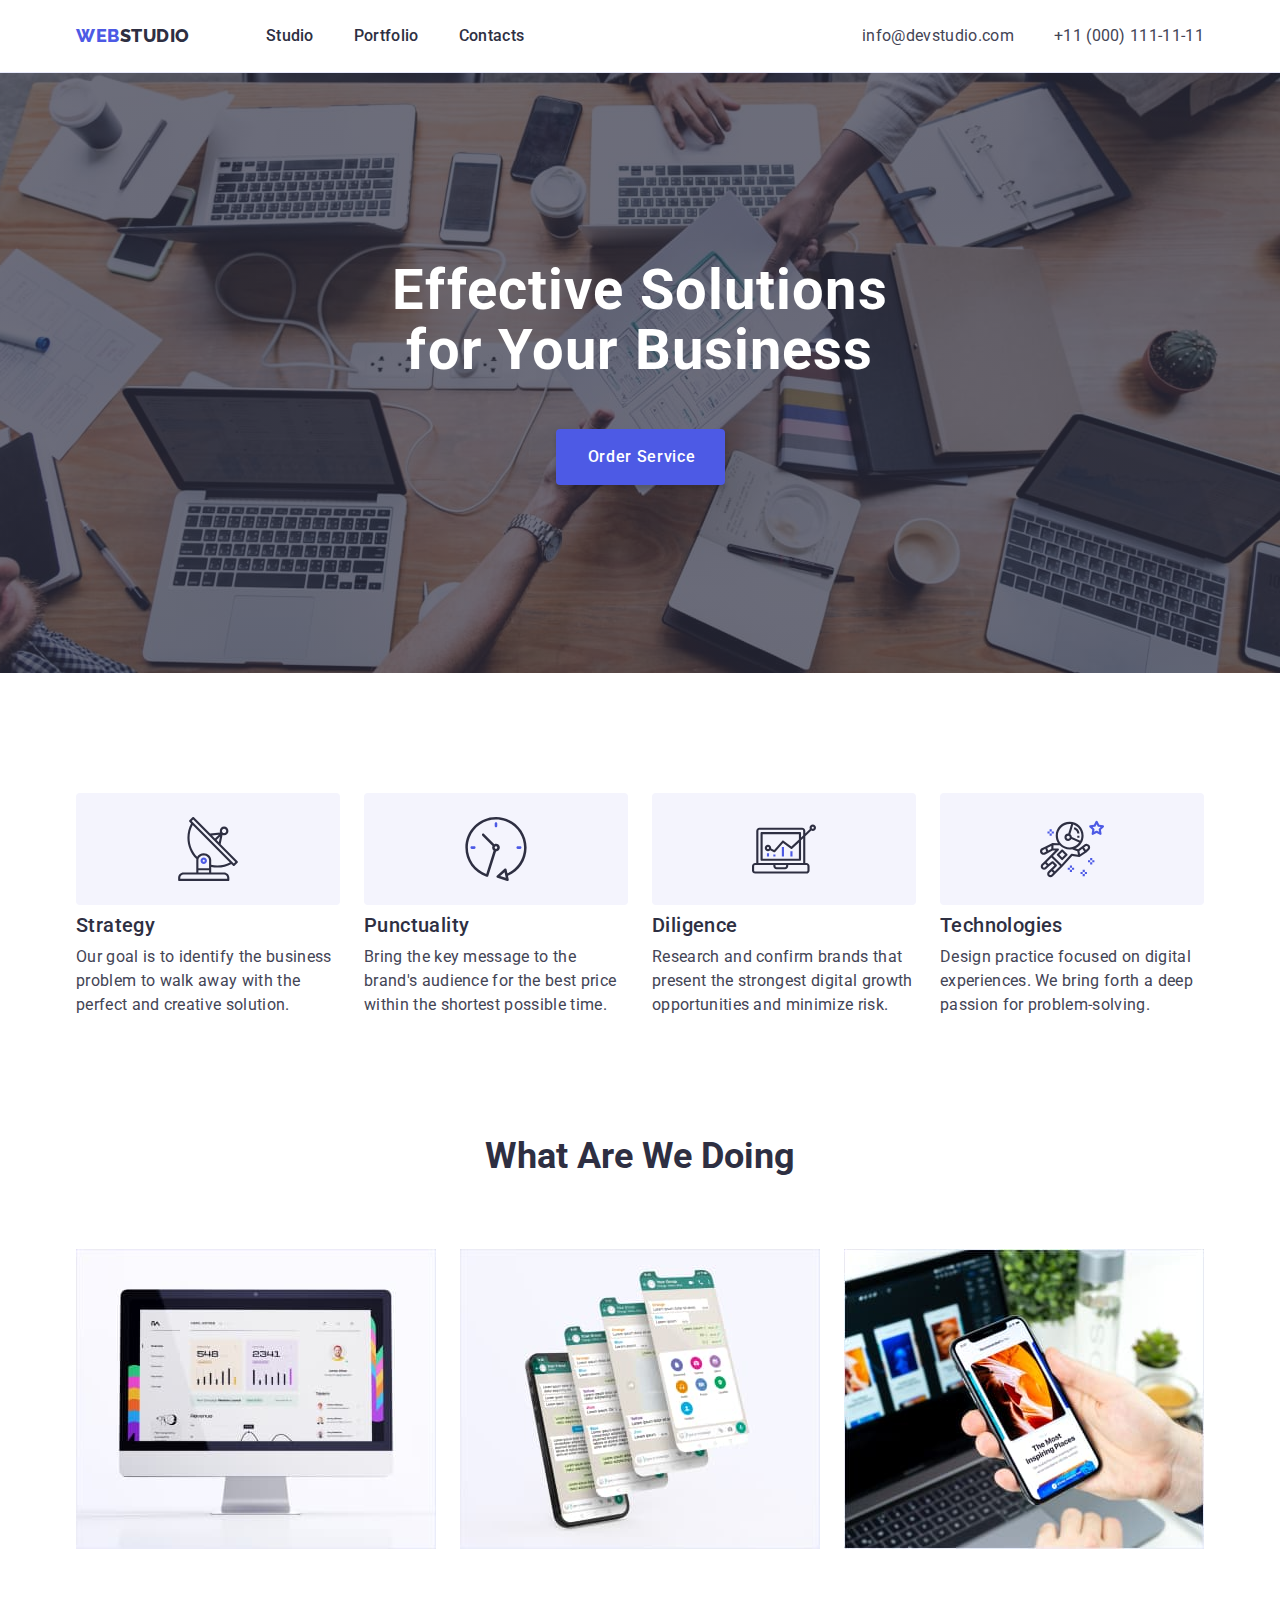
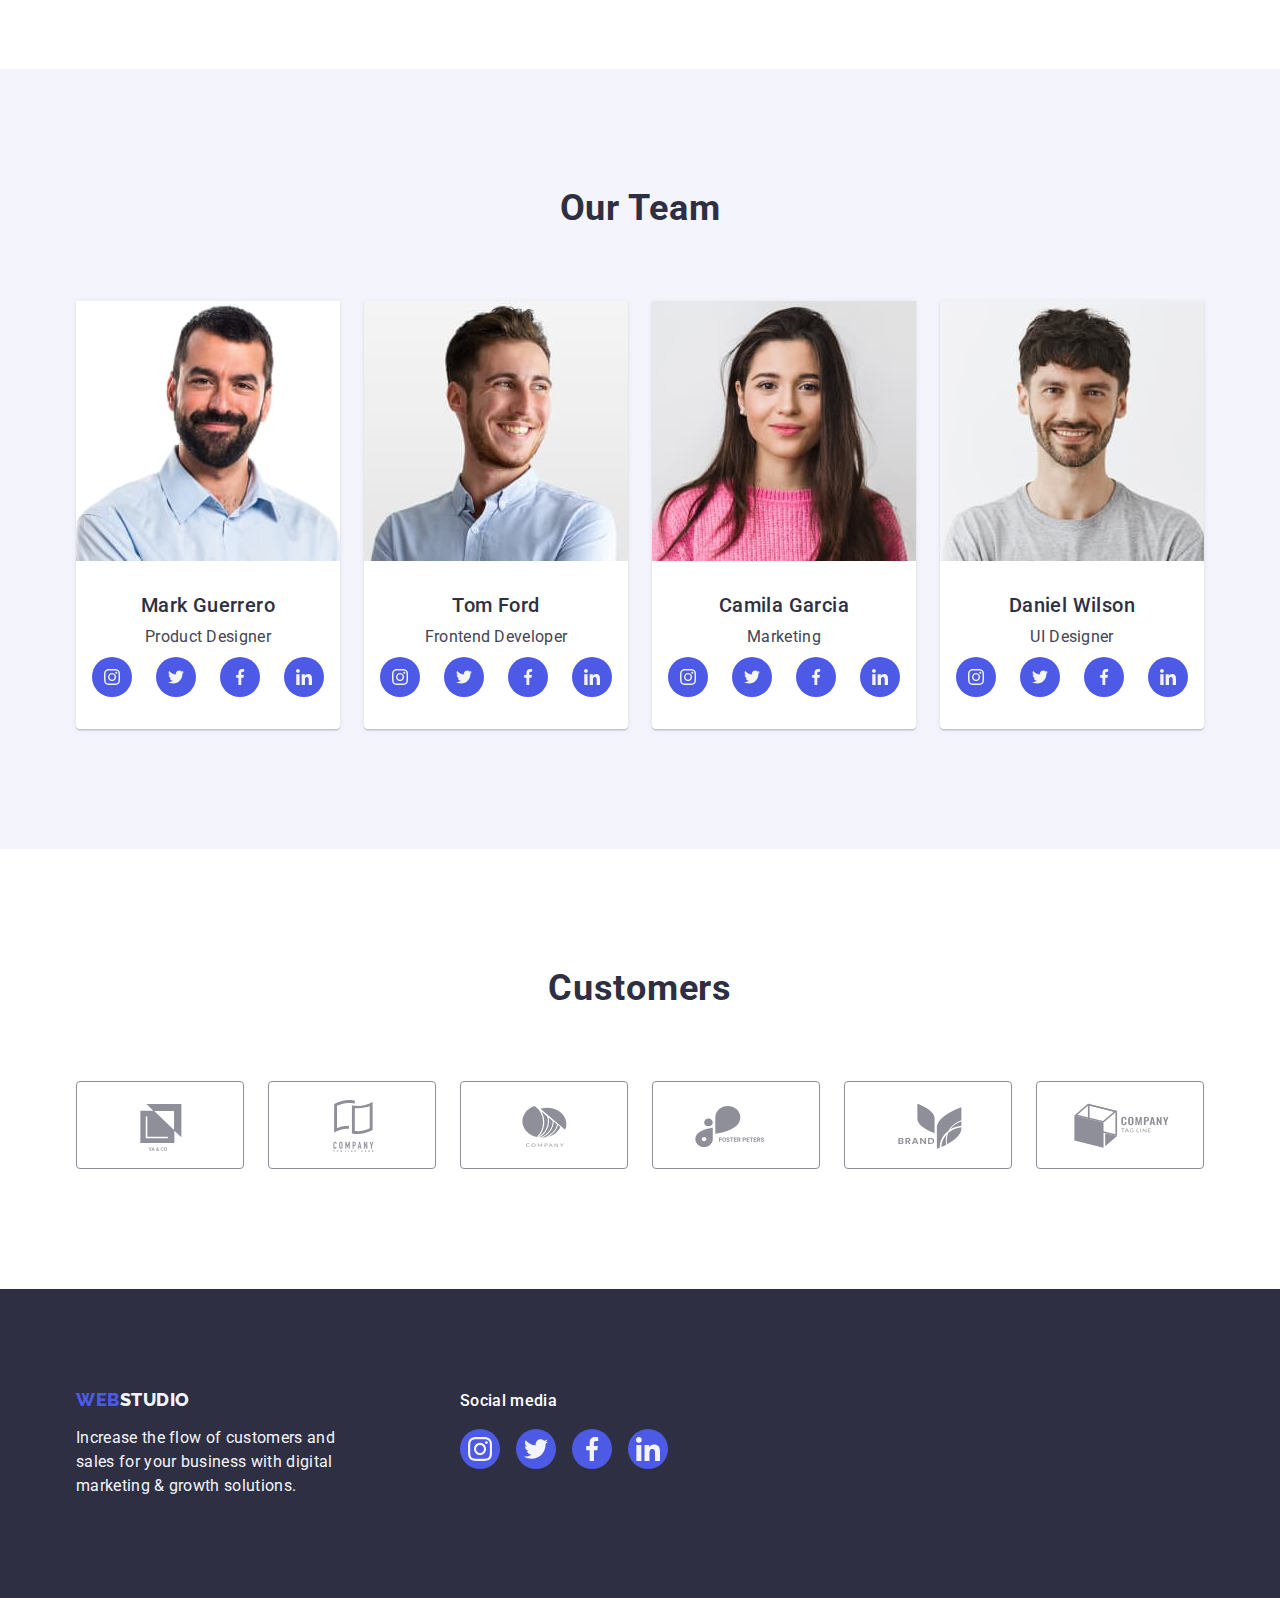
<file: index.html>
<!DOCTYPE html>
<html lang="en">
  <head>
    <meta charset="UTF-8" />
    <meta http-equiv="X-UA-Compatible" content="IE=edge" />
    <meta name="viewport" content="width=device-width, initial-scale=1.0" />
    <link rel="preconnect" href="https://fonts.googleapis.com" />
    <link rel="preconnect" href="https://fonts.gstatic.com" crossorigin />
    <link
      href="https://fonts.googleapis.com/css2?family=Raleway:wght@800&family=Roboto:wght@400;500;700&display=swap"
      rel="stylesheet"
    />
    <link
      rel="stylesheet"
      href="https://cdnjs.cloudflare.com/ajax/libs/modern-normalize/1.1.0/modern-normalize.min.css"
    />
    <link rel="stylesheet" href="./css/styles.css" />
    <title>Studio</title>
  </head>
  <body>
    <header class="header-container">
      <div class="container nav-flex">
        <nav class="nav-container">
          <a class="nav-logo link" href="./index.html"
            >Web<span class="logo-span-header">Studio</span></a
          >
          <ul class="nav-list list">
            <li>
              <a class="nav-link link" href="./index.html">Studio</a>
            </li>
            <li>
              <a class="nav-link link" href="./portfolio.html">Portfolio</a>
            </li>
            <li>
              <a class="nav-link link" href="">Contacts</a>
            </li>
          </ul>
        </nav>
        <address class="address">
          <ul class="address-list list">
            <li>
              <a class="address-link link" href="mailto:info@devstudio.com"
                >info@devstudio.com</a
              >
            </li>
            <li>
              <a class="address-link link" href="tel:+110001111111">
                +11 (000) 111-11-11</a
              >
            </li>
          </ul>
        </address>
      </div>
    </header>
    <main>
      <!-- section1 -->
      <section class="section-one-container section">
        <div class="container">
          <h1 class="section-one-title">
            Effective Solutions for Your Business
          </h1>
          <button class="section-one-button" type="button">
            Order Service
          </button>
        </div>
      </section>
      <!-- section2 -->
      <section class="section-two-container section">
        <div class="container">
          <h2 class="visually-hidden">Our advantages</h2>
          <ul class="section-two-list list">
            <li class="section-two-item">
              <div class="section-two-icon">
                <svg width="64" Height="64">
                  <use href="./images/icons.svg#icon-antenna"></use>
                </svg>
              </div>
              <h3 class="section-two-name">Strategy</h3>
              <p class="section-two-text">
                Our goal is to identify the business problem to walk away with
                the perfect and creative solution.
              </p>
            </li>
            <li class="section-two-item">
              <div class="section-two-icon">
                <svg width="64" Height="64">
                  <use href="./images/icons.svg#icon-clock"></use>
                </svg>
              </div>

              <h3 class="section-two-name">Punctuality</h3>
              <p class="section-two-text">
                Bring the key message to the brand's audience for the best price
                within the shortest possible time.
              </p>
            </li>
            <li class="section-two-item">
              <div class="section-two-icon">
                <svg width="64" Height="64">
                  <use href="./images/icons.svg#icon-diagram"></use>
                </svg>
              </div>

              <h3 class="section-two-name">Diligence</h3>
              <p class="section-two-text">
                Research and confirm brands that present the strongest digital
                growth opportunities and minimize risk.
              </p>
            </li>
            <li class="section-two-item">
              <div class="section-two-icon">
                <svg width="64" Height="64">
                  <use href="./images/icons.svg#icon-astronaut"></use>
                </svg>
              </div>

              <h3 class="section-two-name">Technologies</h3>
              <p class="section-two-text">
                Design practice focused on digital experiences. We bring forth a
                deep passion for problem-solving.
              </p>
            </li>
          </ul>
        </div>
      </section>
      <!-- section3 -->
      <section class="section-three-container section">
        <div class="container">
          <h2 class="section-three-title">What are we doing</h2>
          <ul class="section-three-list list">
            <li class="section-three-item">
              <img
                src="./images/img1.jpg"
                alt="screen of the computer"
                width="360"
              />
            </li>
            <li class="section-three-item">
              <img
                src="./images/img2.jpg"
                alt="screen of smartphone"
                width="360"
              />
            </li>
            <li class="section-three-item">
              <img
                src="./images/img3.jpg"
                alt="picture of smartphone and computer"
                width="360"
              />
            </li>
          </ul>
        </div>
      </section>
      <!-- section4 -->
      <section class="section-four-container section">
        <div class="container">
          <h2 class="section-four-title">Our Team</h2>
          <ul class="section-four-list list">
            <li class="section-four-item">
              <img src="./images/foto1.jpg" alt="foto of man" width="264" />
              <div class="decoration">
                <h3 class="section-four-name">Mark Guerrero</h3>
                <p class="section-four-text">Product Designer</p>
                <ul class="list-icon list">
                  <li class="item-icon">
                    <a class="link-icon" href="">
                      <svg class="icon" width="16" height="16">
                        <use href="./images/icons.svg#icon-instagram"></use>
                      </svg>
                    </a>
                  </li>

                  <li class="item-icon">
                    <a class="link-icon" href="">
                      <svg class="icon" width="16" height="16">
                        <use href="./images/icons.svg#icon-twitter"></use>
                      </svg>
                    </a>
                  </li>
                  <li class="item-icon">
                    <a class="link-icon" href="">
                      <svg class="icon" width="16" height="16">
                        <use href="./images/icons.svg#icon-facebook"></use>
                      </svg>
                    </a>
                  </li>
                  <li class="item-icon">
                    <a class="link-icon" href="">
                      <svg class="icon" width="16" height="16">
                        <use href="./images/icons.svg#icon-linkedin"></use>
                      </svg>
                    </a>
                  </li>
                </ul>
              </div>
            </li>
            <li class="section-four-item">
              <img src="./images/foto2.jpg" alt="foto of man" width="264" />
              <div class="decoration">
                <h3 class="section-four-name">Tom Ford</h3>
                <p class="section-four-text">Frontend Developer</p>
                <ul class="list-icon list">
                  <li>
                    <a class="link-icon" href="">
                      <svg class="icon" width="16" height="16">
                        <use href="./images/icons.svg#icon-instagram"></use>
                      </svg>
                    </a>
                  </li>

                  <li>
                    <a class="link-icon" href="">
                      <svg class="icon" width="16" height="16">
                        <use href="./images/icons.svg#icon-twitter"></use>
                      </svg>
                    </a>
                  </li>
                  <li>
                    <a class="link-icon" href="">
                      <svg class="icon" width="16" height="16">
                        <use href="./images/icons.svg#icon-facebook"></use>
                      </svg>
                    </a>
                  </li>
                  <li>
                    <a class="link-icon" href="">
                      <svg class="icon" width="16" height="16">
                        <use href="./images/icons.svg#icon-linkedin"></use>
                      </svg>
                    </a>
                  </li>
                </ul>
              </div>
            </li>
            <li class="section-four-item">
              <img src="./images/foto3.jpg" alt="foto of women" width="264" />
              <div class="decoration">
                <h3 class="section-four-name">Camila Garcia</h3>
                <p class="section-four-text">Marketing</p>
                <ul class="list-icon list">
                  <li>
                    <a class="link-icon" href="">
                      <svg class="icon" width="16" height="16">
                        <use href="./images/icons.svg#icon-instagram"></use>
                      </svg>
                    </a>
                  </li>

                  <li>
                    <a class="link-icon" href="">
                      <svg class="icon" width="16" height="16">
                        <use href="./images/icons.svg#icon-twitter"></use>
                      </svg>
                    </a>
                  </li>
                  <li>
                    <a class="link-icon" href="">
                      <svg class="icon" width="16" height="16">
                        <use href="./images/icons.svg#icon-facebook"></use>
                      </svg>
                    </a>
                  </li>
                  <li>
                    <a class="link-icon" href="">
                      <svg class="icon" width="16" height="16">
                        <use href="./images/icons.svg#icon-linkedin"></use>
                      </svg>
                    </a>
                  </li>
                </ul>
              </div>
            </li>
            <li class="section-four-item">
              <img src="./images/foto4.jpg" alt="foto of man" width="264" />
              <div class="decoration">
                <h3 class="section-four-name">Daniel Wilson</h3>
                <p class="section-four-text">UI Designer</p>
                <ul class="list-icon list">
                  <li>
                    <a class="link-icon" href="">
                      <svg class="icon" width="16" height="16">
                        <use href="./images/icons.svg#icon-instagram"></use>
                      </svg>
                    </a>
                  </li>

                  <li>
                    <a class="link-icon" href="">
                      <svg class="icon" width="16" height="16">
                        <use href="./images/icons.svg#icon-twitter"></use>
                      </svg>
                    </a>
                  </li>
                  <li>
                    <a class="link-icon" href="">
                      <svg class="icon" width="16" height="16">
                        <use href="./images/icons.svg#icon-facebook"></use>
                      </svg>
                    </a>
                  </li>
                  <li>
                    <a class="link-icon" href="">
                      <svg class="icon" width="16" height="16">
                        <use href="./images/icons.svg#icon-linkedin"></use>
                      </svg>
                    </a>
                  </li>
                </ul>
              </div>
            </li>
          </ul>
        </div>
      </section>
      <!-- Section 5 -->
      <section class="section-five-container section">
        <div class="container">
          <h2 class="section-five-title">Customers</h2>
          <ul class="section-five-list list">
            <li class="section-five-item">
              <a class="section-five-icon" href="">
                <svg class="icon-clients" width="104" height="56">
                  <use href="./images/icons.svg#icon-group"></use>
                </svg>
              </a>
            </li>
            <li class="section-five-item">
              <a class="section-five-icon" href="">
                <svg class="icon-clients" width="104" height="56">
                  <use href="./images/icons.svg#icon-group-1"></use>
                </svg>
              </a>
            </li>
            <li class="section-five-item">
              <a class="section-five-icon" href="">
                <svg class="icon-clients" width="104" height="56">
                  <use href="./images/icons.svg#icon-group-2"></use>
                </svg>
              </a>
            </li>
            <li class="section-five-item">
              <a class="section-five-icon" href="">
                <svg class="icon-clients" width="104" height="56">
                  <use href="./images/icons.svg#icon-group-3"></use>
                </svg>
              </a>
            </li>
            <li class="section-five-item">
              <a class="section-five-icon" href="">
                <svg class="icon-clients" width="104" height="56">
                  <use href="./images/icons.svg#icon-group-4"></use>
                </svg>
              </a>
            </li>
            <li class="section-five-item">
              <a class="section-five-icon" href="">
                <svg class="icon-clients" width="104" height="56">
                  <use href="./images/icons.svg#icon-group-5"></use>
                </svg>
              </a>
            </li>
          </ul>
        </div>
      </section>
    </main>
    <!-- Footer -->
    <footer class="footer-container">
      <div class="container footer">
        <div class="footer-logo-container">
          <a class="nav-logo footer-logo link" href="./index.html"
            >Web<span class="logo-span-footer">Studio</span></a
          >
          <p class="footer-text">
            Increase the flow of customers and sales for your business with
            digital marketing & growth solutions.
          </p>
        </div>
        <div class="social-footer">
          <p class="social-footer-text">Social media</p>
          <ul class="list-icon list">
            <li class="footer-social">
              <a class="link-icon" href="">
                <svg class="icon-footer" width="24" height="24">
                  <use href="./images/icons.svg#icon-instagram"></use>
                </svg>
              </a>
            </li>

            <li class="footer-social">
              <a class="link-icon" href="">
                <svg class="icon-footer" width="24" height="24">
                  <use href="./images/icons.svg#icon-twitter"></use>
                </svg>
              </a>
            </li>
            <li class="footer-social">
              <a class="link-icon" href="">
                <svg class="icon-footer" width="24" height="24">
                  <use href="./images/icons.svg#icon-facebook"></use>
                </svg>
              </a>
            </li>
            <li class="footer-social">
              <a class="link-icon" href="">
                <svg class="icon-footer" width="24" height="24">
                  <use href="./images/icons.svg#icon-linkedin"></use>
                </svg>
              </a>
            </li>
          </ul>
        </div>
      </div>
    </footer>
  </body>
</html>
</file>
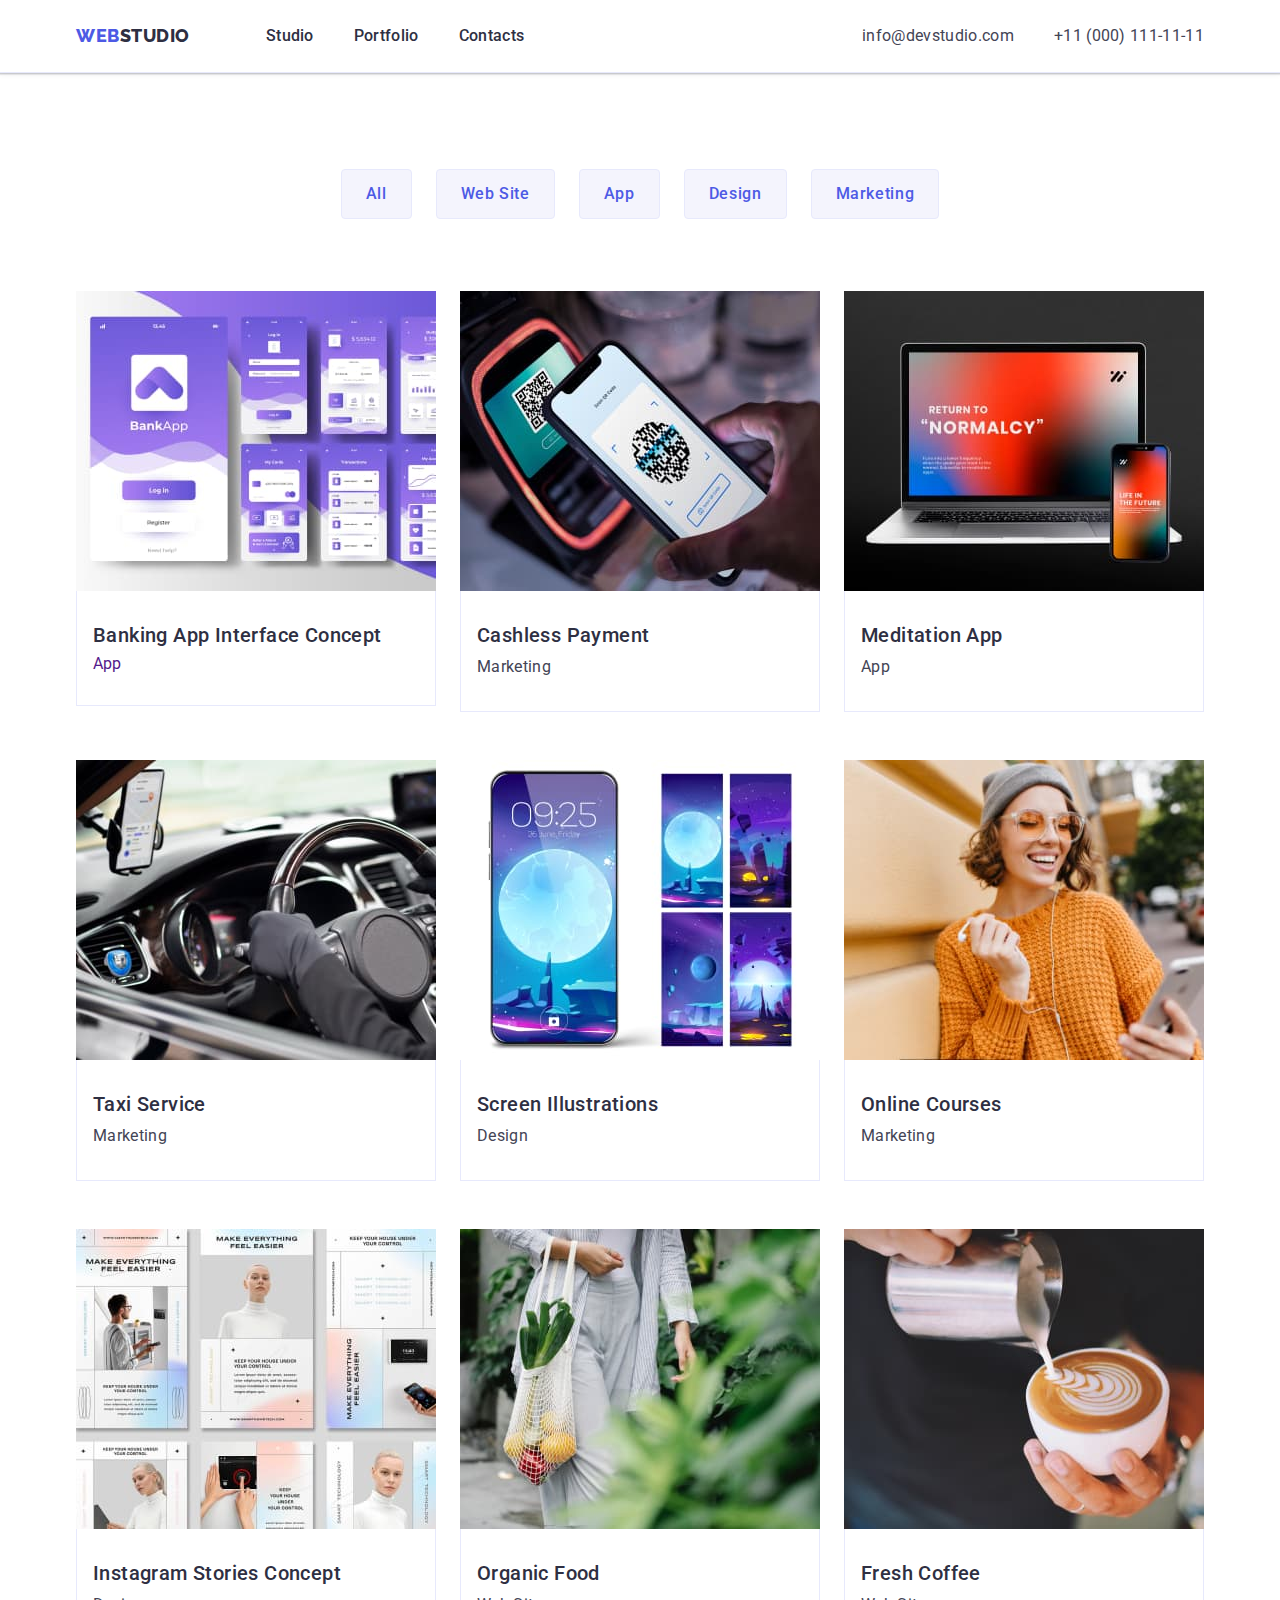
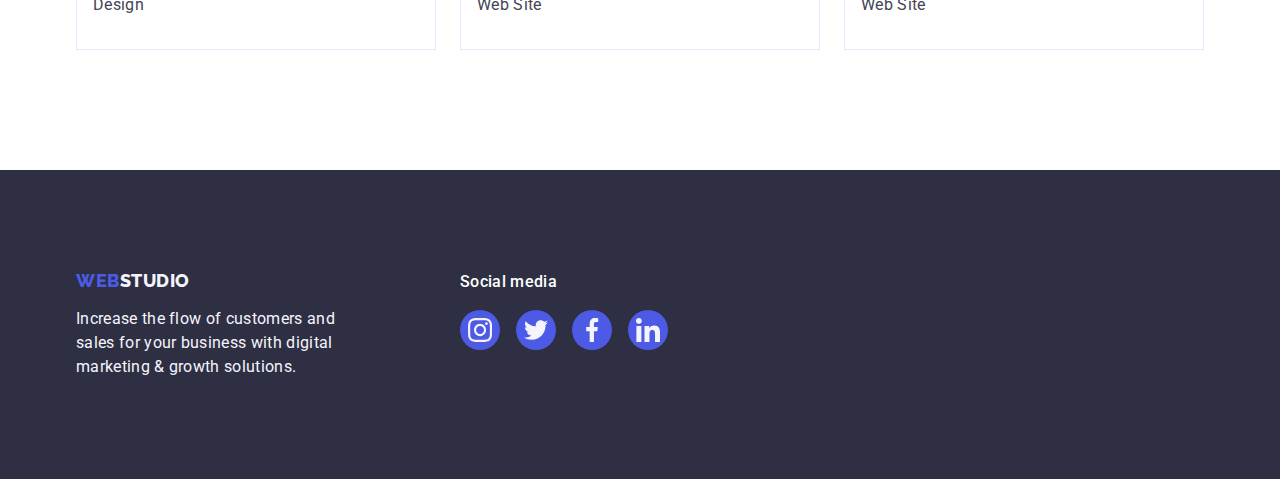
<file: portfolio.html>
<!DOCTYPE html>
<html lang="en">
  <head>
    <meta charset="UTF-8" />
    <meta http-equiv="X-UA-Compatible" content="IE=edge" />
    <meta name="viewport" content="width=device-width, initial-scale=1.0" />
    <link rel="preconnect" href="https://fonts.googleapis.com" />
    <link rel="preconnect" href="https://fonts.gstatic.com" crossorigin />
    <link
      href="https://fonts.googleapis.com/css2?family=Raleway:wght@800&family=Roboto:wght@400;500;700&display=swap"
      rel="stylesheet"
    />
    <link
      rel="stylesheet"
      href="https://cdnjs.cloudflare.com/ajax/libs/modern-normalize/1.1.0/modern-normalize.min.css"
    />
    <link rel="stylesheet" href="./css/styles.css" />

    <title>Portfolio</title>
  </head>
  <body>
    <header class="header-container">
      <div class="container nav-flex">
        <nav class="nav-container">
          <a class="nav-logo link" href="./index.html"
            >Web<span class="logo-span-header">Studio</span></a
          >
          <ul class="nav-list list">
            <li>
              <a class="nav-link link" href="./index.html">Studio</a>
            </li>
            <li>
              <a class="nav-link link" href="./portfolio.html">Portfolio</a>
            </li>
            <li>
              <a class="nav-link link" href="">Contacts</a>
            </li>
          </ul>
        </nav>
        <address class="address">
          <ul class="address-list list">
            <li>
              <a class="address-link link" href="mailto:info@devstudio.com"
                >info@devstudio.com</a
              >
            </li>
            <li>
              <a class="address-link link" href="tel:+110001111111">
                +11 (000) 111-11-11</a
              >
            </li>
          </ul>
        </address>
      </div>
    </header>
    <main>
      <section class="section portfolio-container">
        <div class="container">
          <h1 class="visually-hidden">our works</h1>
          <ul class="portfolio-list-button list">
            <li><button type="button" class="portfolio-button">All</button></li>

            <li>
              <button type="button" class="portfolio-button">Web Site</button>
            </li>

            <li><button type="button" class="portfolio-button">App</button></li>

            <li>
              <button type="button" class="portfolio-button">Design</button>
            </li>

            <li>
              <button type="button" class="portfolio-button">Marketing</button>
            </li>
          </ul>
          <ul class="portfolio-list list">
            <li class="portfolio-item">
              <a class="portfolio-link link" href=""
                ><img
                  src="./images/portfolio1.jpg"
                  alt="application"
                  width="360"
                />
                <div class="images">
                  <h2 class="portfolio-title">Banking App Interface Concept</h2>
                  <p class="section-text">App</p>
                </div>
              </a>
            </li>
            <li class="portfolio-item">
              <a class="portfolio-link link" href=""
                ><img
                  src="./images/portfolio2.jpg"
                  alt="the way for payment"
                  width="360"
                />
                <div class="images">
                  <h2 class="portfolio-title">Cashless Payment</h2>
                  <p class="portfolio-text">Marketing</p>
                </div>
              </a>
            </li>

            <li class="portfolio-item">
              <a class="portfolio-link link" href=""
                ><img
                  src="./images/portfolio3.jpg"
                  alt="application"
                  width="360"
                />
                <div class="images">
                  <h2 class="portfolio-title">Meditation App</h2>
                  <p class="portfolio-text">App</p>
                </div>
              </a>
            </li>
            <li class="portfolio-item">
              <a class="portfolio-link link" href=""
                ><img
                  src="./images/portfolio4.jpg"
                  alt="application"
                  width="360"
                />
                <div class="images">
                  <h2 class="portfolio-title">Taxi Service</h2>
                  <p class="portfolio-text">Marketing</p>
                </div>
              </a>
            </li>
            <li class="portfolio-item">
              <a class="portfolio-link link" href=""
                ><img
                  src="./images/portfolio5.jpg"
                  alt="phone's screen"
                  width="360"
                />
                <div class="images">
                  <h2 class="portfolio-title">Screen Illustrations</h2>
                  <p class="portfolio-text">Design</p>
                </div>
              </a>
            </li>
            <li class="portfolio-item">
              <a class="portfolio-link link" href=""
                ><img
                  src="./images/portfolio6.jpg"
                  alt="ad of the cours"
                  width="360"
                />
                <div class="images">
                  <h2 class="portfolio-title">Online Courses</h2>
                  <p class="portfolio-text">Marketing</p>
                </div>
              </a>
            </li>
            <li class="portfolio-item">
              <a class="portfolio-link link" href=""
                ><img
                  src="./images/portfolio7.jpg"
                  alt="instragram's sheet"
                  width="360"
                />
                <div class="images">
                  <h2 class="portfolio-title">Instagram Stories Concept</h2>
                  <p class="portfolio-text">Design</p>
                </div>
              </a>
            </li>
            <li class="portfolio-item">
              <a class="portfolio-link link" href=""
                ><img
                  src="./images/portfolio8.jpg"
                  alt="web site"
                  width="360"
                />
                <div class="images">
                  <h2 class="portfolio-title">Organic Food</h2>
                  <p class="portfolio-text">Web Site</p>
                </div>
              </a>
            </li>
            <li class="portfolio-item">
              <a class="portfolio-link link" href=""
                ><img
                  src="./images/portfolio9.jpg"
                  alt="web site"
                  width="360"
                />
                <div class="images">
                  <h2 class="portfolio-title">Fresh Coffee</h2>
                  <p class="portfolio-text">Web Site</p>
                </div>
              </a>
            </li>
          </ul>
        </div>
      </section>
    </main>
    <!-- Footer -->
    <footer class="footer-container">
      <div class="container footer">
        <div class="footer-logo-container">
          <a class="nav-logo footer-logo link" href="./index.html"
            >Web<span class="logo-span-footer">Studio</span></a
          >
          <p class="footer-text">
            Increase the flow of customers and sales for your business with
            digital marketing & growth solutions.
          </p>
        </div>
        <div class="social-footer">
          <p class="social-footer-text">Social media</p>
          <ul class="list-icon list">
            <li class="footer-social">
              <a class="link-icon" href="">
                <svg class="icon-footer" width="24" height="24">
                  <use href="./images/icons.svg#icon-instagram"></use>
                </svg>
              </a>
            </li>

            <li class="footer-social">
              <a class="link-icon" href="">
                <svg class="icon-footer" width="24" height="24">
                  <use href="./images/icons.svg#icon-twitter"></use>
                </svg>
              </a>
            </li>
            <li class="footer-social">
              <a class="link-icon" href="">
                <svg class="icon-footer" width="24" height="24">
                  <use href="./images/icons.svg#icon-facebook"></use>
                </svg>
              </a>
            </li>
            <li class="footer-social">
              <a class="link-icon" href="">
                <svg class="icon-footer" width="24" height="24">
                  <use href="./images/icons.svg#icon-linkedin"></use>
                </svg>
              </a>
            </li>
          </ul>
        </div>
      </div>
    </footer>
  </body>
</html>
</file>
<file: css/styles.css>
:root {
    --main-color-font: #434455;
    --second-color-font: #2E2F42;
    --third-color-font: #FFFFFF;
    --main-color-link: #4D5AE5;
    --main-color-background: #2E2F42;
    --second-color-background: #F4F4FD;
    --hover-color: #404BBF;
    --footer-hover-color: #31D0AA;
    --color-border: #E7E9FC;
    --secon-color-border: #8e8f99;
}

body {
    font-family: 'Roboto', sans-serif;
    color: var(--main-color-font);
    background-color: var(--third-color-font);
    font-weight: 400;
    font-size: 16px;
}

.container {
    width: 1158px;
    margin: 0 auto;
    padding: 0 15px;
}

.section {
    padding: 120px 0;
}

/* STUDIO */
/* header */

h1,
h2,
h3,
h4,
p,
li {
    margin: 0;
}

img {
    display: block;
    max-width: 100%;
    height: auto;
}

.list {
    list-style: none;
    margin: 0;
    padding: 0;
}

.link {
    text-decoration: none;
}

.header-container {
    border-bottom: 1px solid var(--color-border);
    box-shadow: 0px 2px 1px rgba(46, 47, 66, 0.08), 0px 1px 1px rgba(46, 47, 66, 0.16), 0px 1px 6px rgba(46, 47, 66, 0.08);
}

.nav-container {
    display: flex;
    align-items: center;
    margin-left: 0;
    margin-right: auto;

    font-weight: 500;
}

.nav-container>a {
    margin-right: 76px;
}

.nav-flex {
    display: flex;
    justify-content: space-between;
    align-items: center;
}

.nav-list,
.address-list {
    display: flex;
}

.nav-list li:not(:last-child),
.address-list li:not(:last-child) {
    margin-right: 40px;
}

.nav-logo {
    font-family: 'Raleway', sans-serif;
    font-weight: 800;
    font-size: 18px;
    line-height: 1.17;
    letter-spacing: 0.03em;
    text-transform: uppercase;
    color: var(--main-color-link);
}

.logo-span-header {
    color: var(--main-color-background);
}

.nav-link {
    display: block;
    padding-top: 24px;
    padding-bottom: 24px;

    font-weight: 500;
    font-size: 16px;
    line-height: 1.5;
    letter-spacing: 0.02em;
    color: var(--second-color-font);
}

.nav-link:hover,
.nav-link:focus {
    color: var(--hover-color);
}

.address {
    font-style: normal;
}

.address-link {
    font-size: 16px;
    line-height: 1.5;
    letter-spacing: 0.02em;
    color: var(--main-color-font);
}

.address-link:hover,
.address-link:focus {
    color: var(--hover-color);
}

/* Main */
/* section 1 */
.section-one-container {
    max-width: 1440px;
    height: 600px;
    margin-left: auto;
    margin-right: auto;
    padding: 188px 0;
    text-align: center;
    background-color: var(--main-color-background);
    background-image: linear-gradient(rgba(46, 47, 66, 0.7), rgba(46, 47, 66, 0.7)),
        url(../images/people-office.jpg);
    background-repeat: no-repeat;
    background-size: cover;
    background-position: center;

}

.section-one-title {
    max-width: 496px;
    margin-right: auto;
    margin-left: auto;

    font-weight: 700;
    font-size: 56px;
    line-height: 1.07;
    letter-spacing: 0.02em;

    color: var(--third-color-font);
}

.section-one-button {
    display: block;
    padding: 16px 29px 16px 32px;
    margin-top: 48px;
    margin-right: auto;
    margin-left: auto;
    min-width: 169px;
    height: 56px;

    font-family: 'Roboto', sans-serif;
    font-weight: 500;
    font-size: 16px;
    line-height: 1.5;
    letter-spacing: 0.04em;
    color: var(--third-color-font);
    background: var(--main-color-link);
    box-shadow: 0px 4px 4px rgba(0, 0, 0, 0.15);
    border: none;
    border-radius: 4px;
    cursor: pointer;
}

.section-one-button:hover,
.section-one-button:focus {
    background: var(--hover-color);
}

/* Section 2 */

.visually-hidden {
    position: absolute;
    white-space: nowrap;
    width: 1px;
    height: 1px;
    overflow: hidden;
    border: 0;
    padding: 0;
    clip: rect(0 0 0 0);
    clip-path: inset(50%);
    margin: -1px;
}

.section-two-list {
    display: flex;
    justify-content: space-between;
}

.section-two-icon {
    display: flex;
    justify-content: center;
    align-items: center;
    margin-bottom: 8px;
    width: 264px;
    Height: 112px;
    background: var(--second-color-background);
    border-radius: 4px;
}

.section-two-item {
    flex-basis: calc((100% - 72px) / 4);
}

.section-two-item:not(:last-child) {
    margin-right: 24px;
}

.section-two-name {
    margin-bottom: 8px;
    font-weight: 500;
    font-size: 20px;
    line-height: 1.2;
    letter-spacing: 0.02em;
    color: var(--second-color-font);
}

.section-two-text {

    line-height: 1.5;
    letter-spacing: 0.02em;
    color: var(--main-color-font);
}

/* Section 3 */
.section-three-container {
    padding-top: 0;
}

.section-three-list {
    display: flex;
}

.section-three-item {
    flex-basis: calc(100%/3-24px)
}

.section-three-item:not(:last-child) {
    margin-right: 24px;
}

.section-three-title {
    margin-bottom: 72px;

    font-weight: 700;
    font-size: 36px;
    line-height: 1.11;
    text-align: center;
    text-transform: capitalize;
    color: var(--second-color-font);
}


/* Section 4 */
.section-four-container {
    background: var(--second-color-background);
}

.section-four-title {
    margin-bottom: 72px;

    font-weight: 700;
    font-size: 36px;
    line-height: 1.11;
    letter-spacing: 0.02em;
    text-align: center;
    text-transform: capitalize;
    color: var(--second-color-font);
}

.section-four-list {
    display: flex;
}

.section-four-item {
    flex-basis: calc(100%/4-24px);

    background: var(--third-color-font);
    box-shadow: 0px 1px 6px rgba(46, 47, 66, 0.08), 0px 1px 1px rgba(46, 47, 66, 0.16), 0px 2px 1px rgba(46, 47, 66, 0.08);
    border-radius: 0px 0px 4px 4px;
}

.section-four-item:not(:last-child) {
    margin-right: 24px;
}

.decoration {
    padding: 32px 0;
}

.section-four-name {
    margin-bottom: 8px;

    font-weight: 500;
    font-size: 20px;
    line-height: 1.2;
    text-align: center;
    letter-spacing: 0.02em;
    color: var(--second-color-font);
}

.section-four-text {
    margin-bottom: 8px;

    line-height: 1.5;
    letter-spacing: 0.02em;
    text-align: center;
    color: var(--main-color-font);
}

.list-icon {
    display: flex;
    justify-content: center;
    gap: 24px;
}

.link-icon {
    display: flex;
    justify-content: center;
    align-items: center;

    width: 40px;
    height: 40px;
    border-radius: 50%;
    background-color: var(--main-color-link);
}

.link-icon:hover,
.link-icon:focus {
    background-color: var(--hover-color);
}

.icon {
    fill: var(--second-color-background);

}

/* Section 5 */
.section-five-title {
    margin-bottom: 72px;

    font-weight: 700;
    font-size: 36px;
    line-height: 1.1;
    text-align: center;
    letter-spacing: 0.02em;
    text-transform: capitalize;
    color: var(--main-color-background);
}

.section-five-list {
    display: flex;
    justify-content: center;
    gap: 24px;
}

.section-five-item {
    width: 168px;
    height: 88px;
}

.section-five-icon {
    display: flex;
    justify-content: center;
    align-items: center;
    width: 100%;
    height: 100%;
    color: var(--secon-color-border);
    border: 1px solid var(--secon-color-border);
    border-radius: 4px;
}

.section-five-icon:hover,
.section-five-icon:focus {
    color: var(--hover-color);
    border-color: var(--hover-color);
}
.icon-clients{
    fill: currentColor
}
.icon-clients:hover,
.icon-clients:focus {
    fill: var(--hover-color)
}

/* footer */
.footer-container {
    padding: 100px 0;
    background: var(--main-color-background);
}

.footer {
    display: flex;
    align-items: baseline;
}

.footer-logo-container {
    margin-right: 120px;
    ;
}

.footer-logo {
    display: inline-block;
    margin-bottom: 16px;
}

.logo-span-footer {
    color: var(--second-color-background);
}

.footer-text {
    max-width: 264px;

    line-height: 1.5;
    letter-spacing: 0.02em;
    color: var(--second-color-background);
}

.social-footer-text {
    margin-bottom: 16px;

    font-weight: 500;
    line-height: 1.5;
    letter-spacing: 0.02em;

    color: var(--third-color-font);
}

.social-footer>ul {
    gap: 16px;
}

.footer-social>a:hover,
.footer-social>a:focus {
    background-color: var(--footer-hover-color);
}
.icon-footer {
    fill: var(--second-color-background);
}
/* PORTFOLIO */
/* Section 1 */
.portfolio-container {
    padding-top: 96px;
    padding-bottom: 120px;
}

.portfolio-list-button {
    display: flex;
    margin-bottom: 72px;
    justify-content: center;
}

.portfolio-button {
    padding: 12px 24px;

    font-family: "Roboto", sans-serif;
    font-weight: 500;
    font-size: 16px;
    line-height: 1.5;
    letter-spacing: 0.04em;
    text-align: center;
    color: var(--main-color-link);
    background: var(--second-color-background);
    border: 1px solid var(--color-border);
    border-radius: 4px;
    cursor: pointer;
}

.portfolio-button:hover,
.portfolio-button:focus {
    border: 1px solid transparent;
    box-shadow: 0px 3px 1px rgba(0, 0, 0, 0.1), 0px 2px 1px rgba(0, 0, 0, 0.08), 0px 2px 2px rgba(0, 0, 0, 0.12);
}

.portfolio-list-button li:not(:last-child) {
    margin-right: 24px;
}

.portfolio-button:hover,
.portfolio-button:focus {
    background: var(--hover-color);
    color: var(--third-color-font);
    box-shadow: 0px 3px 1px rgba(0, 0, 0, 0.1), 0px 2px 1px rgba(0, 0, 0, 0.08), 0px 2px 2px rgba(0, 0, 0, 0.12);
    border-radius: 4px;
}


.portfolio-list {
    display: flex;
    flex-wrap: wrap;
    row-gap: 48px;
    column-gap: 24px;

}

.portfolio-item {
    flex-basis: calc(100%-48px/3);
    background: var(--third-color-font);
}

.portfolio-link {
    display: block;
}

.portfolio-link:hover,
.portfolio-link:focus {
    box-shadow: 0px 1px 6px rgba(46, 47, 66, 0.08), 0px 1px 1px rgba(46, 47, 66, 0.16), 0px 2px 1px rgba(46, 47, 66, 0.08);

}

.images {
    padding: 32px 16px;
    border: 1px solid var(--color-border);
    border-top: none;

}

.portfolio-title {
    margin-bottom: 8px;

    font-weight: 500;
    font-size: 20px;
    line-height: 1.2;
    letter-spacing: 0.02em;
    color: var(--second-color-font);
}

.portfolio-text {
    line-height: 1.5;
    letter-spacing: 0.02em;
    color: var(--main-color-font);
}
</file>
